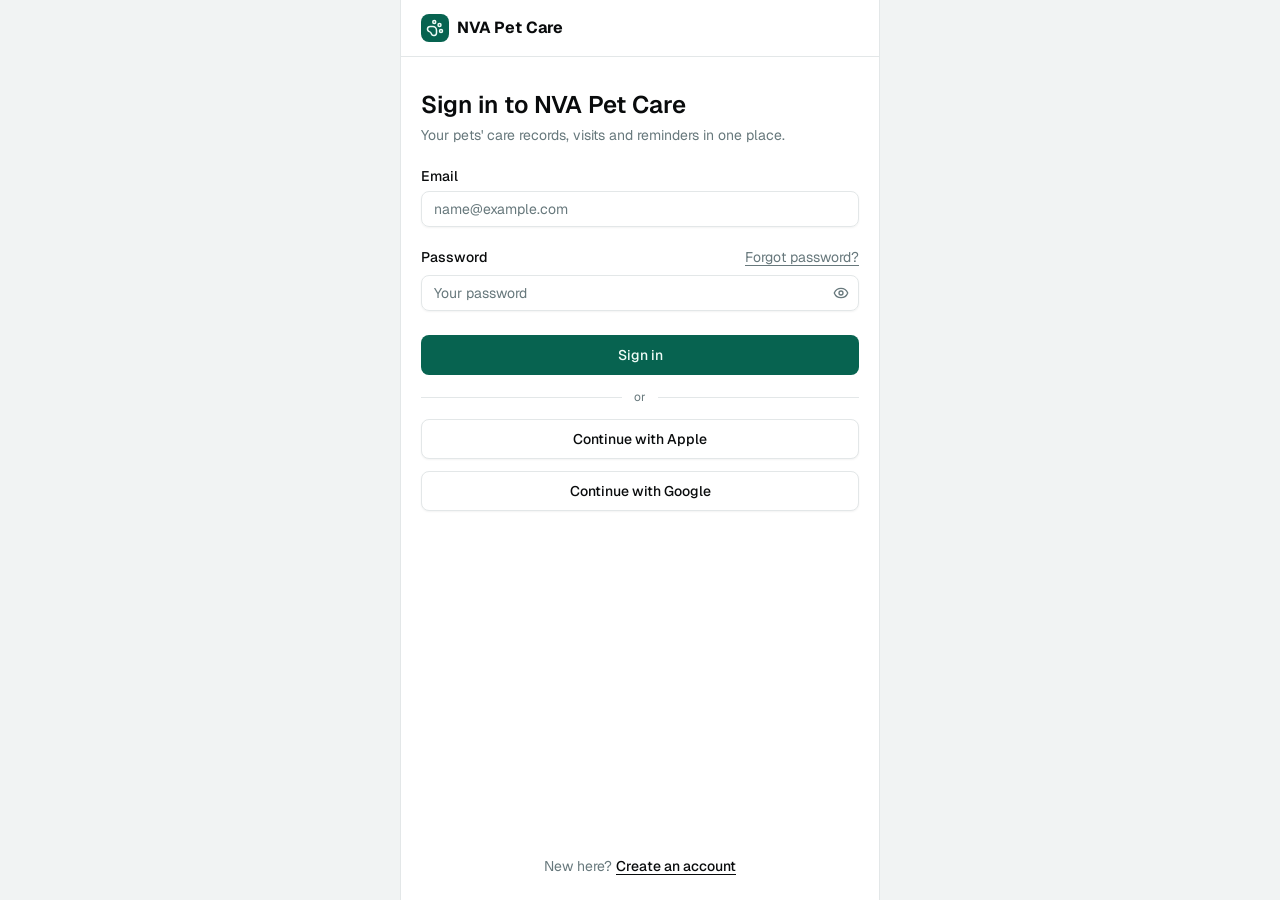
<file: index.html>
<!DOCTYPE html>
<html lang="en">
<head>
  <meta charset="utf-8">
  <meta name="viewport" content="width=device-width, initial-scale=1, viewport-fit=cover">
  <title>Sign in · NVA Pet Care</title>
  <link rel="preconnect" href="https://fonts.googleapis.com">
  <link rel="preconnect" href="https://fonts.gstatic.com" crossorigin>
  <link href="https://fonts.googleapis.com/css2?family=Geist:wght@400;500;600;700;800&display=swap" rel="stylesheet">
  <link rel="stylesheet" href="styles.css">
</head>
<body>
  <div class="app">
    <header class="app-header">
      <a class="brand" href="index.html">
        <span class="brand-mark"><i data-icon="paw-print" data-size="18"></i></span>
        <span class="brand-name">NVA Pet Care</span>
      </a>
      <span style="width:44px;height:44px" aria-hidden="true"></span>
    </header>

    <main class="app-main">
      <!-- Returning user heading -->
      <div data-show="returning" style="display:flex;flex-direction:column;align-items:center;gap:12px;text-align:center">
        <div class="avatar" aria-hidden="true">LM</div>
        <div style="display:flex;flex-direction:column;gap:4px">
          <h1 class="h3">Welcome back, Lucy</h1>
          <p class="muted text-sm" style="margin:0">Sign in to see Waffles' visits and reminders.</p>
        </div>
      </div>

      <!-- New user heading -->
      <div data-show="new" style="display:flex;flex-direction:column;gap:4px">
        <h1 class="h3">Sign in to NVA Pet Care</h1>
        <p class="muted text-sm" style="margin:0">Your pets' care records, visits and reminders in one place.</p>
      </div>

      <form id="signin-form" novalidate style="display:flex;flex-direction:column;gap:24px">
        <div id="form-alert" class="form-alert" role="alert" hidden></div>

        <div class="field-group">
          <!-- Returning: email is remembered -->
          <div class="field" data-show="returning">
            <span class="label" id="email-r-label">Email</span>
            <div class="readonly-email" aria-labelledby="email-r-label">
              <span id="email-r">lucy@example.com</span>
              <button type="button" class="btn btn--link btn--sm" id="not-you">Not you?</button>
            </div>
          </div>

          <!-- New: email input -->
          <div class="field" data-show="new">
            <label class="label" for="email">Email</label>
            <input class="input" id="email" name="email" type="email" placeholder="name@example.com"
                   autocomplete="email" inputmode="email" aria-describedby="email-error">
            <p class="field-error" id="email-error" hidden></p>
          </div>

          <div class="field">
            <div class="field-row">
              <label class="label" for="password">Password</label>
              <a href="#forgot" class="link-muted" data-toast="We'll email you a link to reset your password.">Forgot password?</a>
            </div>
            <div class="input-wrap">
              <input class="input" id="password" name="password" type="password" placeholder="Your password"
                     autocomplete="current-password" aria-describedby="password-error">
              <button type="button" class="reveal" id="reveal" aria-label="Show password" aria-pressed="false">
                <i data-icon="eye" data-size="16"></i>
              </button>
            </div>
            <p class="field-error" id="password-error" hidden></p>
          </div>
        </div>

        <div style="display:flex;flex-direction:column;gap:12px">
          <button type="submit" class="btn btn--primary btn--lg btn--block" id="submit">Sign in</button>
          <div class="separator" role="presentation"><span>or</span></div>
          <button type="button" class="btn btn--outline btn--lg btn--block" data-sso="Apple">Continue with Apple</button>
          <button type="button" class="btn btn--outline btn--lg btn--block" data-sso="Google">Continue with Google</button>
        </div>
      </form>

      <p class="muted text-sm" style="margin:auto 0 0;text-align:center">
        New here? <a href="#create-account" class="link-strong" data-toast="Account creation isn't part of this prototype yet.">Create an account</a>
      </p>
    </main>
  </div>

  <div class="toast-region" aria-live="polite"></div>

  <script src="icons.js"></script>
  <script src="app.js"></script>
</body>
</html>
</file>
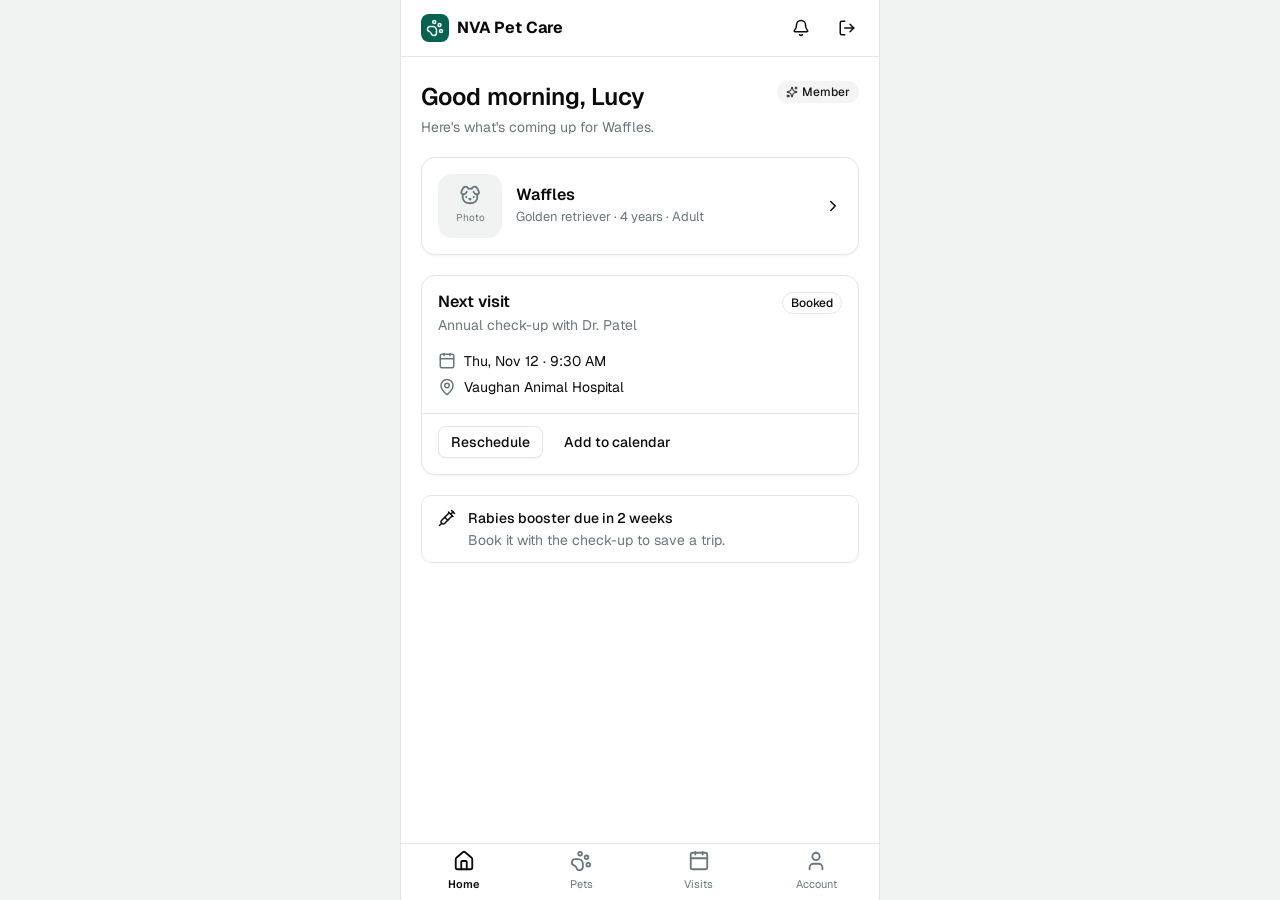
<file: home.html>
<!DOCTYPE html>
<html lang="en">
<head>
  <meta charset="utf-8">
  <meta name="viewport" content="width=device-width, initial-scale=1, viewport-fit=cover">
  <title>Home · NVA Pet Care</title>
  <link rel="preconnect" href="https://fonts.googleapis.com">
  <link rel="preconnect" href="https://fonts.gstatic.com" crossorigin>
  <link href="https://fonts.googleapis.com/css2?family=Geist:wght@400;500;600;700;800&display=swap" rel="stylesheet">
  <link rel="stylesheet" href="styles.css">
</head>
<body>
  <div class="app">
    <header class="app-header">
      <a class="brand" href="home.html">
        <span class="brand-mark"><i data-icon="paw-print" data-size="18"></i></span>
        <span class="brand-name">NVA Pet Care</span>
      </a>
      <span class="header-actions">
        <button type="button" class="btn btn--ghost btn--icon" aria-label="Notifications" data-toast="No new notifications.">
          <i data-icon="bell" data-size="18"></i>
        </button>
        <a class="btn btn--ghost btn--icon" aria-label="Sign out" href="index.html?entry=returning" id="sign-out">
          <i data-icon="log-out" data-size="18"></i>
        </a>
      </span>
    </header>

    <main class="app-main app-main--home">
      <div style="display:flex;align-items:flex-start;justify-content:space-between;gap:12px">
        <div style="display:flex;flex-direction:column;gap:4px">
          <h1 class="h3"><span id="greeting">Good morning</span>, Lucy</h1>
          <p class="muted text-sm" style="margin:0">Here's what's coming up for Waffles.</p>
        </div>
        <span class="badge badge--secondary"><i data-icon="sparkles" data-size="12"></i>Member</span>
      </div>

      <a class="card" href="#pets" data-toast="Waffles' profile isn't part of this prototype yet.">
        <div class="card-content pet-row">
          <div class="pet-photo" role="img" aria-label="Photo: Waffles"><i data-icon="dog" data-size="22"></i>Photo</div>
          <div class="pet-meta">
            <span class="pet-name">Waffles</span>
            <span class="pet-sub">Golden retriever · 4 years · Adult</span>
          </div>
          <i data-icon="chevron-right" data-size="18"></i>
        </div>
      </a>

      <section class="card" aria-labelledby="visit-title">
        <div class="card-header">
          <h2 class="card-title" id="visit-title">Next visit</h2>
          <p class="card-description">Annual check-up with Dr. Patel</p>
          <div class="card-action"><span class="badge badge--outline">Booked</span></div>
        </div>
        <div class="card-content meta-list">
          <span><i data-icon="calendar" data-size="18"></i><time id="visit-time" datetime="2026-11-12T09:30">Thu, Nov 12 · 9:30 AM</time></span>
          <span><i data-icon="map-pin" data-size="18"></i>Vaughan Animal Hospital</span>
        </div>
        <div class="card-footer">
          <button type="button" class="btn btn--outline btn--sm" data-toast="Rescheduling isn't part of this prototype yet.">Reschedule</button>
          <button type="button" class="btn btn--ghost btn--sm" id="add-to-calendar">Add to calendar</button>
        </div>
      </section>

      <div class="alert" role="status">
        <i data-icon="syringe" data-size="18"></i>
        <p class="alert-title">Rabies booster due in 2 weeks</p>
        <p class="alert-description">Book it with the check-up to save a trip.</p>
      </div>
    </main>

    <nav class="tabbar" aria-label="App">
      <a href="#home" aria-current="page"><i data-icon="house" data-size="22"></i>Home</a>
      <a href="#pets"><i data-icon="paw-print" data-size="22"></i>Pets</a>
      <a href="#visits"><i data-icon="calendar" data-size="22"></i>Visits</a>
      <a href="#account"><i data-icon="user" data-size="22"></i>Account</a>
    </nav>
  </div>

  <div class="toast-region" aria-live="polite"></div>

  <script src="icons.js"></script>
  <script src="app.js"></script>
</body>
</html>
</file>
<file: styles.css>
/* NVA Pet Care — login sample pages
   Plain CSS port of the Syrup Design System tokens (shadcn-style) used on the canvas. */

/* ---------- Tokens ---------- */
:root {
  /* Primitives used by the semantic tokens below */
  --brand-50: oklch(98% 0.0152 171.07);
  --brand-700: oklch(44.66% 0.0834 173.18);
  --brand-800: oklch(37.69% 0.0677 172.92);
  --mist-100: oklch(96.3% 0.002 197.1);
  --mist-200: oklch(92.5% 0.005 214.3);
  --mist-400: oklch(72.3% 0.014 214.4);
  --mist-500: oklch(56% 0.021 213.5);
  --mist-800: oklch(27.5% 0.011 216.9);
  --mist-900: oklch(21.8% 0.008 223.9);
  --mist-950: oklch(14.8% 0.004 228.8);
  --zinc-100: oklch(96.7% 0.001 286.375);
  --zinc-900: oklch(21% 0.006 285.885);
  --red-600: oklch(57.7% 0.245 27.325);

  /* Semantic (light) */
  --background: #fff;
  --foreground: var(--mist-950);
  --card: #fff;
  --card-foreground: var(--mist-950);
  --primary: var(--brand-700);
  --primary-foreground: var(--brand-50);
  --secondary: var(--zinc-100);
  --secondary-foreground: var(--zinc-900);
  --muted: var(--mist-100);
  --muted-foreground: var(--mist-500);
  --accent: var(--mist-100);
  --accent-foreground: var(--mist-900);
  --destructive: var(--red-600);
  --border: var(--mist-200);
  --input: var(--mist-200);
  --ring: var(--mist-400);

  --spacing: 0.25rem;
  --radius: 0.625rem;
  --shadow-xs: 0 1px 2px 0 rgb(0 0 0 / 0.05);
  --shadow-sm: 0 1px 3px 0 rgb(0 0 0 / 0.1), 0 1px 2px -1px rgb(0 0 0 / 0.1);
  --shadow-lg: 0 10px 15px -3px rgb(0 0 0 / 0.1), 0 4px 6px -4px rgb(0 0 0 / 0.1);
  --ease: cubic-bezier(0.4, 0, 0.2, 1);
  --font-ui: "Geist", ui-sans-serif, system-ui, sans-serif;
}

/* ---------- Base ---------- */
*, *::before, *::after { box-sizing: border-box; }
html, body { height: 100%; }
body {
  margin: 0;
  background: var(--background);
  color: var(--foreground);
  font-family: var(--font-ui);
  font-size: 14px;
  line-height: 20px;
  -webkit-font-smoothing: antialiased;
}
button, input { font: inherit; color: inherit; }
a { color: var(--foreground); }
a:hover { color: var(--muted-foreground); }
svg.icon { flex-shrink: 0; display: block; }
.sr-only {
  position: absolute; width: 1px; height: 1px; padding: 0; margin: -1px;
  overflow: hidden; clip: rect(0 0 0 0); white-space: nowrap; border: 0;
}
[hidden] { display: none !important; }

.h3 { font-size: 24px; line-height: 32px; font-weight: 600; margin: 0; }
.muted { color: var(--muted-foreground); }
.text-sm { font-size: 14px; line-height: 20px; }

/* ---------- App shell (mobile-first, 390px design width) ---------- */
.app {
  min-height: 100dvh;
  max-width: 480px;
  margin: 0 auto;
  display: flex;
  flex-direction: column;
  background: var(--background);
}
@media (min-width: 481px) {
  body { background: var(--muted); }
  .app { border-inline: 1px solid var(--border); }
}

.app-header {
  position: sticky; top: 0; z-index: 10;
  display: flex; align-items: center; justify-content: space-between;
  min-height: 57px;
  padding: 6px 10px 6px 20px;
  border-bottom: 1px solid var(--border);
  background: var(--background);
}
.brand { display: flex; align-items: center; gap: 8px; text-decoration: none; }
.brand-mark {
  display: flex; align-items: center; justify-content: center;
  width: 28px; height: 28px;
  border-radius: calc(var(--radius) * 0.8);
  background: var(--primary); color: var(--primary-foreground);
}
.brand-name { font-size: 16px; font-weight: 700; letter-spacing: -0.01em; color: var(--foreground); }
.header-actions { display: flex; align-items: center; gap: 2px; }

.app-main {
  flex-grow: 1;
  display: flex; flex-direction: column;
  gap: calc(var(--spacing) * 6);
  padding: calc(var(--spacing) * 8) calc(var(--spacing) * 5) calc(var(--spacing) * 6);
}
.app-main--home { gap: calc(var(--spacing) * 5); padding: calc(var(--spacing) * 6) calc(var(--spacing) * 5); }

/* ---------- Button ---------- */
.btn {
  display: inline-flex; align-items: center; justify-content: center; gap: 8px;
  height: 36px; padding: 0 16px;
  border: 1px solid transparent;
  border-radius: calc(var(--radius) * 0.8);
  font-size: 14px; font-weight: 500; white-space: nowrap;
  text-decoration: none; cursor: pointer;
  transition: background-color 150ms var(--ease), color 150ms var(--ease), box-shadow 150ms var(--ease);
  outline: none;
}
.btn:focus-visible { box-shadow: 0 0 0 3px color-mix(in oklab, var(--ring) 50%, transparent); border-color: var(--ring); }
.btn:disabled { opacity: 0.5; pointer-events: none; }
.btn--primary { background: var(--primary); color: var(--primary-foreground); }
.btn--primary:hover { background: color-mix(in oklab, var(--primary) 90%, transparent); color: var(--primary-foreground); }
.btn--outline { background: var(--background); border-color: var(--border); box-shadow: var(--shadow-xs); color: var(--foreground); }
.btn--outline:hover { background: var(--accent); color: var(--accent-foreground); }
.btn--ghost { background: transparent; color: var(--foreground); }
.btn--ghost:hover { background: var(--accent); color: var(--accent-foreground); }
.btn--link { background: transparent; color: var(--primary); padding: 0 8px; text-decoration: underline; text-underline-offset: 4px; }
.btn--link:hover { color: var(--primary); text-decoration-thickness: 2px; }
.btn--sm { height: 32px; padding: 0 12px; gap: 6px; }
.btn--lg { height: 40px; padding: 0 24px; }
.btn--icon { width: 44px; height: 44px; padding: 0; }
.btn--block { width: 100%; }
.btn .spinner {
  width: 16px; height: 16px; border-radius: 50%;
  border: 2px solid currentColor; border-right-color: transparent;
  animation: spin 0.7s linear infinite;
}
@keyframes spin { to { transform: rotate(360deg); } }

/* ---------- Form fields ---------- */
.field-group { display: flex; flex-direction: column; gap: calc(var(--spacing) * 5); }
.field { display: flex; flex-direction: column; gap: 8px; }
.field-row { display: flex; align-items: center; justify-content: space-between; }
.label { font-size: 14px; line-height: 1; font-weight: 500; }
.input {
  width: 100%; height: 36px; padding: 4px 12px;
  border: 1px solid var(--input);
  border-radius: calc(var(--radius) * 0.8);
  background: transparent;
  box-shadow: var(--shadow-xs);
  font-size: 16px; /* 16px avoids iOS zoom; drops to 14px on wider screens */
  outline: none;
  transition: border-color 150ms var(--ease), box-shadow 150ms var(--ease);
}
@media (min-width: 768px) { .input { font-size: 14px; } }
.input::placeholder { color: var(--muted-foreground); }
.input:focus-visible { border-color: var(--ring); box-shadow: 0 0 0 3px color-mix(in oklab, var(--ring) 50%, transparent); }
.input[aria-invalid="true"] { border-color: var(--destructive); }
.input[aria-invalid="true"]:focus-visible { box-shadow: 0 0 0 3px color-mix(in oklab, var(--destructive) 20%, transparent); }
.field-error { margin: 0; font-size: 14px; color: var(--destructive); }

.input-wrap { position: relative; }
.input-wrap .input { padding-right: 40px; }
.input-wrap .reveal {
  position: absolute; right: 2px; top: 2px;
  width: 32px; height: 32px; padding: 0;
  display: flex; align-items: center; justify-content: center;
  border: 0; border-radius: calc(var(--radius) * 0.6);
  background: transparent; color: var(--muted-foreground); cursor: pointer;
}
.input-wrap .reveal:hover { color: var(--foreground); }
.input-wrap .reveal:focus-visible { outline: 2px solid var(--ring); }

.readonly-email {
  display: flex; align-items: center; justify-content: space-between; gap: 8px;
  height: 36px; padding: 0 2px 0 12px;
  border: 1px solid var(--input);
  border-radius: calc(var(--radius) * 0.8);
  background: var(--muted); font-size: 14px;
}

.link-muted { font-size: 14px; color: var(--muted-foreground); text-decoration: underline; text-underline-offset: 3px; }
.link-strong { color: var(--foreground); font-weight: 500; text-decoration: underline; text-underline-offset: 3px; }

.separator { display: flex; align-items: center; gap: 12px; color: var(--muted-foreground); font-size: 12px; }
.separator::before, .separator::after { content: ""; flex: 1; height: 1px; background: var(--border); }

.form-alert {
  padding: 10px 12px; border-radius: var(--radius);
  border: 1px solid color-mix(in oklab, var(--destructive) 30%, transparent);
  background: color-mix(in oklab, var(--destructive) 6%, transparent);
  color: var(--destructive); font-size: 14px;
}

/* ---------- Avatar ---------- */
.avatar {
  display: flex; align-items: center; justify-content: center;
  width: 48px; height: 48px; border-radius: 9999px;
  background: var(--muted); font-size: 16px; font-weight: 500;
}

/* ---------- Card ---------- */
.card {
  display: flex; flex-direction: column; gap: 16px;
  padding: 16px 0;
  border: 1px solid var(--border);
  border-radius: calc(var(--radius) * 1.4);
  background: var(--card); color: var(--card-foreground);
  box-shadow: var(--shadow-xs);
}
.card-header { display: grid; grid-template-columns: 1fr auto; gap: 4px 12px; padding: 0 16px; }
.card-title { margin: 0; font-size: 16px; line-height: 1.2; font-weight: 600; }
.card-description { margin: 0; grid-column: 1; font-size: 14px; color: var(--muted-foreground); }
.card-action { grid-column: 2; grid-row: 1 / span 2; align-self: start; }
.card-content { padding: 0 16px; }
.card-footer { display: flex; gap: 8px; padding: 12px 16px 0; border-top: 1px solid var(--border); }
a.card { text-decoration: none; transition: background-color 150ms var(--ease); }
a.card:hover { background: var(--accent); color: var(--card-foreground); }

.pet-row { display: flex; align-items: center; gap: 14px; }
.pet-photo {
  flex-shrink: 0; display: flex; flex-direction: column; align-items: center; justify-content: center; gap: 2px;
  width: 64px; height: 64px; border-radius: calc(var(--radius) * 1.4);
  background: var(--muted); color: var(--muted-foreground); font-size: 10px;
}
.pet-meta { display: flex; flex-direction: column; gap: 2px; flex-grow: 1; }
.pet-name { font-size: 16px; font-weight: 600; }
.pet-sub { font-size: 13px; color: var(--muted-foreground); }

.meta-list { display: flex; flex-direction: column; gap: 6px; font-size: 14px; }
.meta-list span { display: flex; align-items: center; gap: 8px; }
.meta-list .icon { color: var(--muted-foreground); }

/* ---------- Badge ---------- */
.badge {
  display: inline-flex; align-items: center; gap: 4px;
  height: 22px; padding: 0 8px;
  border: 1px solid transparent; border-radius: 9999px;
  font-size: 12px; font-weight: 500; white-space: nowrap;
}
.badge--secondary { background: var(--secondary); color: var(--secondary-foreground); }
.badge--outline { border-color: var(--border); color: var(--foreground); }

/* ---------- Alert ---------- */
.alert {
  display: grid; grid-template-columns: 18px 1fr; gap: 2px 12px;
  padding: 12px 16px;
  border: 1px solid var(--border); border-radius: var(--radius);
  background: var(--card);
}
.alert .icon { grid-row: 1 / span 2; margin-top: 1px; }
.alert-title { margin: 0; font-size: 14px; font-weight: 500; }
.alert-description { margin: 0; font-size: 14px; color: var(--muted-foreground); }

/* ---------- Bottom tab bar ---------- */
.tabbar {
  position: sticky; bottom: 0;
  display: grid; grid-template-columns: repeat(4, 1fr);
  padding: 6px 4px calc(6px + env(safe-area-inset-bottom));
  border-top: 1px solid var(--border);
  background: var(--background);
}
.tabbar a {
  display: flex; flex-direction: column; align-items: center; justify-content: center; gap: 2px;
  min-height: 44px; font-size: 11px; color: var(--muted-foreground); text-decoration: none;
}
.tabbar a[aria-current="page"] { color: var(--foreground); font-weight: 600; }
.tabbar a:hover { color: var(--foreground); }

/* ---------- Toast ---------- */
.toast-region {
  position: fixed; left: 50%; bottom: 88px; transform: translateX(-50%);
  width: min(358px, calc(100vw - 32px));
  display: flex; flex-direction: column; gap: 8px; z-index: 50; pointer-events: none;
}
.toast {
  padding: 12px 16px;
  border: 1px solid var(--border); border-radius: var(--radius);
  background: var(--background); box-shadow: var(--shadow-lg);
  font-size: 14px;
  animation: toast-in 200ms var(--ease);
}
.toast.is-leaving { opacity: 0; transform: translateY(8px); transition: opacity 200ms, transform 200ms; }
@keyframes toast-in { from { opacity: 0; transform: translateY(8px); } }

@media (prefers-reduced-motion: reduce) {
  *, *::before, *::after { animation: none !important; transition: none !important; }
}
</file>
